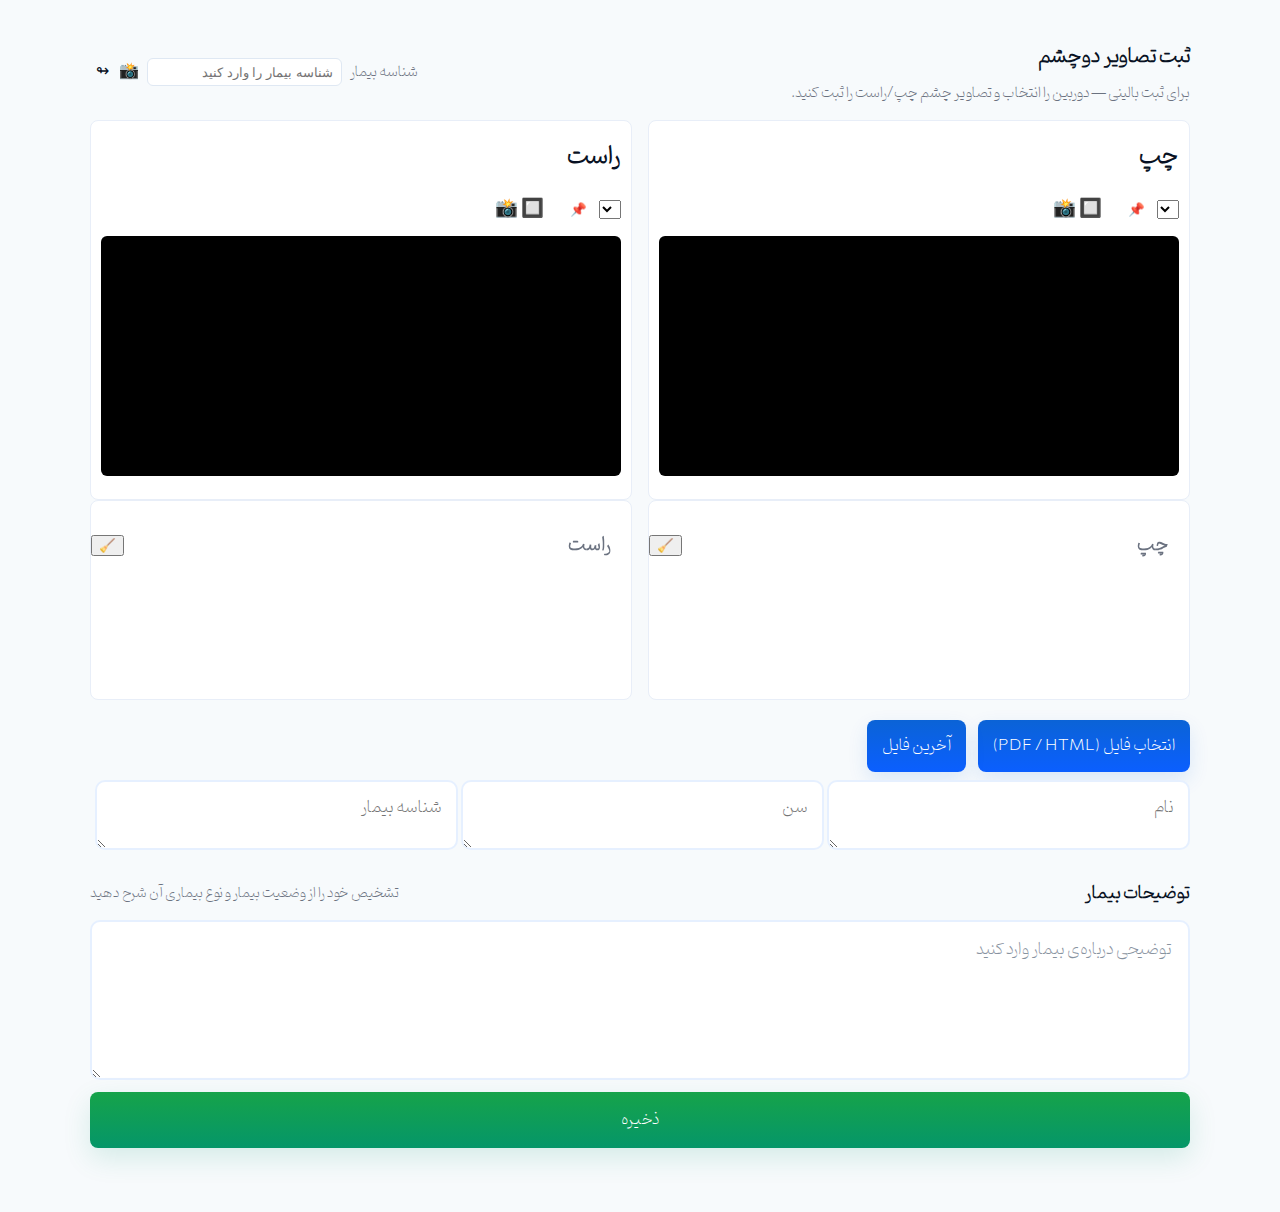
<file: index.html>
<!doctype html>
<html lang="fa" dir="rtl">
  <head>
    <meta charset="utf-8">
    <meta name="viewport" content="width=device-width,initial-scale=1">
    <title>ثبت وضعیت بیمار</title>
    <link rel="stylesheet" href="css/styles.css">
  </head>
  <body>
    <main class="wrap">
      <header>
  <div class="toolbar" role="region" aria-label="کنترل‌های جلسه">
          <div class="title">
            <h1>ثبت تصاویر دوچشم</h1>
            <p class="muted">برای ثبت بالینی — دوربین را انتخاب و تصاویر چشم چپ/راست را ثبت کنید.</p>
          </div>
          <div class="session">
            <label for="patient-id">شناسه بیمار</label>
            <input id="patient-id" type="text" placeholder="شناسه بیمار را وارد کنید" aria-label="شناسه بیمار" />
            <div class="kbd-legend" aria-hidden="true">
              <span title="ثبت (فاصله)">📸</span>
              <span title="دو بار کلیک برای ثبت">↬</span>
            </div>
          </div>
        </div>
      </header>

      <section class="grid">
        <div class="pane" id="left">
          <h2>چپ</h2>
          <div class="controls">
            <select data-role="deviceSelect"></select>
            <button data-role="pinBtn" title="ثبت به عنوان پیش‌فرض">📌</button>
            <span class="device-badge" data-role="badge"></span>
            <div class="hint" aria-hidden="true"><span title="کلیک برای انتخاب">🔲</span> <span title="دو بار کلیک برای ثبت">📸</span></div>
          </div>
          <div class="media">
            <video data-role="video" autoplay playsinline></video>
          </div>
        </div>

        <div class="pane" id="right">
          <h2>راست</h2>
          <div class="controls">
            <select data-role="deviceSelect"></select>
            <button data-role="pinBtn" title="ثبت به عنوان پیش‌فرض">📌</button>
            <span class="device-badge" data-role="badge"></span>
            <div class="hint" aria-hidden="true"><span title="کلیک برای انتخاب">🔲</span> <span title="دو بار کلیک برای ثبت">📸</span></div>
          </div>
          <div class="media">
            <video data-role="video" autoplay playsinline></video>
          </div>
        </div>
      </section>
      <div class="galleries">
        <div id="gallery-left" class="gallery" aria-label="تصاویر چشم چپ">
          <div class="gallery-header"><h3>چپ</h3><button id="clear-left" title="پاک کردن گالری چپ">🧹</button></div>
          <div class="thumbs"></div>
        </div>
        <div id="gallery-right" class="gallery" aria-label="تصاویر چشم راست">
          <div class="gallery-header"><h3>راست</h3><button id="clear-right" title="پاک کردن گالری راست">🧹</button></div>
          <div class="thumbs"></div>
        </div>
      </div>

      <footer class="foot">
      </footer>
      <div class="file-attach">
        <label for="attach-file" tabindex="0">انتخاب فایل (PDF / HTML)</label>
        <input id="attach-file" type="file" accept=".pdf,application/pdf,text/html" aria-label="انتخاب فایل PDF یا HTML" />

        <label for="auto-attach-file" tabindex="0">آخرین فایل</label>
        <input id="auto-attach-file" type="button" accept=".pdf,application/pdf,text/html" aria-label="انتخاب فایل PDF یا HTML" />

        <span class="file-name" id="attach-file-name" aria-live="polite"></span>
      </div>

      <div>
        <textarea id="patient-desc-name" class="patient-desc2" placeholder="نام" aria-label="نام بیمار" maxlength="50" ></textarea>
        <textarea id="patient-desc-age" class="patient-desc2" placeholder="سن" aria-label="سن بیمار" maxlength="50" ></textarea>
        <textarea id="patient-desc-id" class="patient-desc2" placeholder="شناسه بیمار" aria-label="شناسه بیمار" maxlength="50" ></textarea>
      </div>

      <div class="patient-desc-row">
        <div class="patient-desc-header">
          <h3>توضیحات بیمار</h3>
          <p class="muted small">تشخیص خود را از وضعیت بیمار و نوع بیماری آن شرح دهید</p>
        </div>
        <!-- speech controls will be injected by app.js -->
        <textarea id="patient-desc" placeholder="توضیحی درباره‌ی بیمار وارد کنید" aria-label="توضیحات بیمار" maxlength="1000"></textarea>
      </div>

      <div class="save-row">
        <button id="save-record" class="btn btn-save" type="button">ذخیره</button>
      </div>
    </main>

    <script type="module" src="js/app.js"></script>
  </body>
</html>
</file>
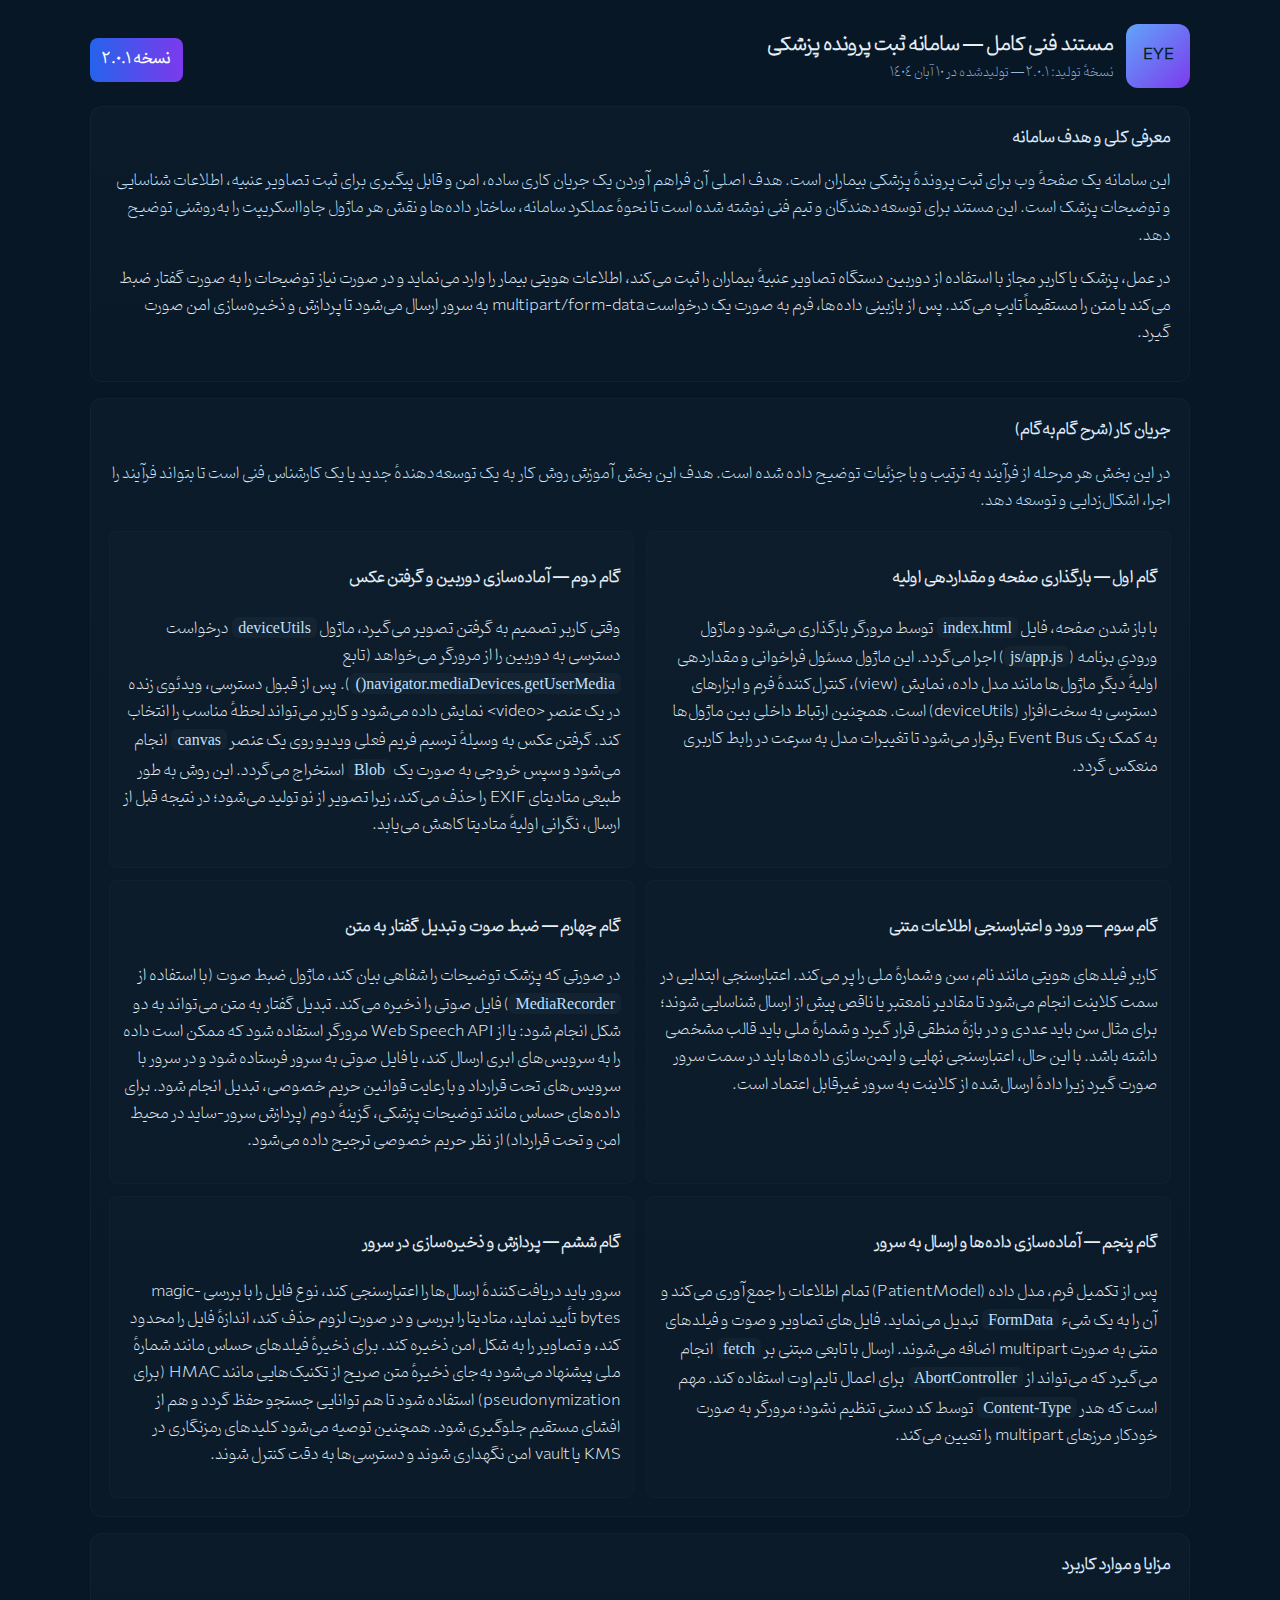
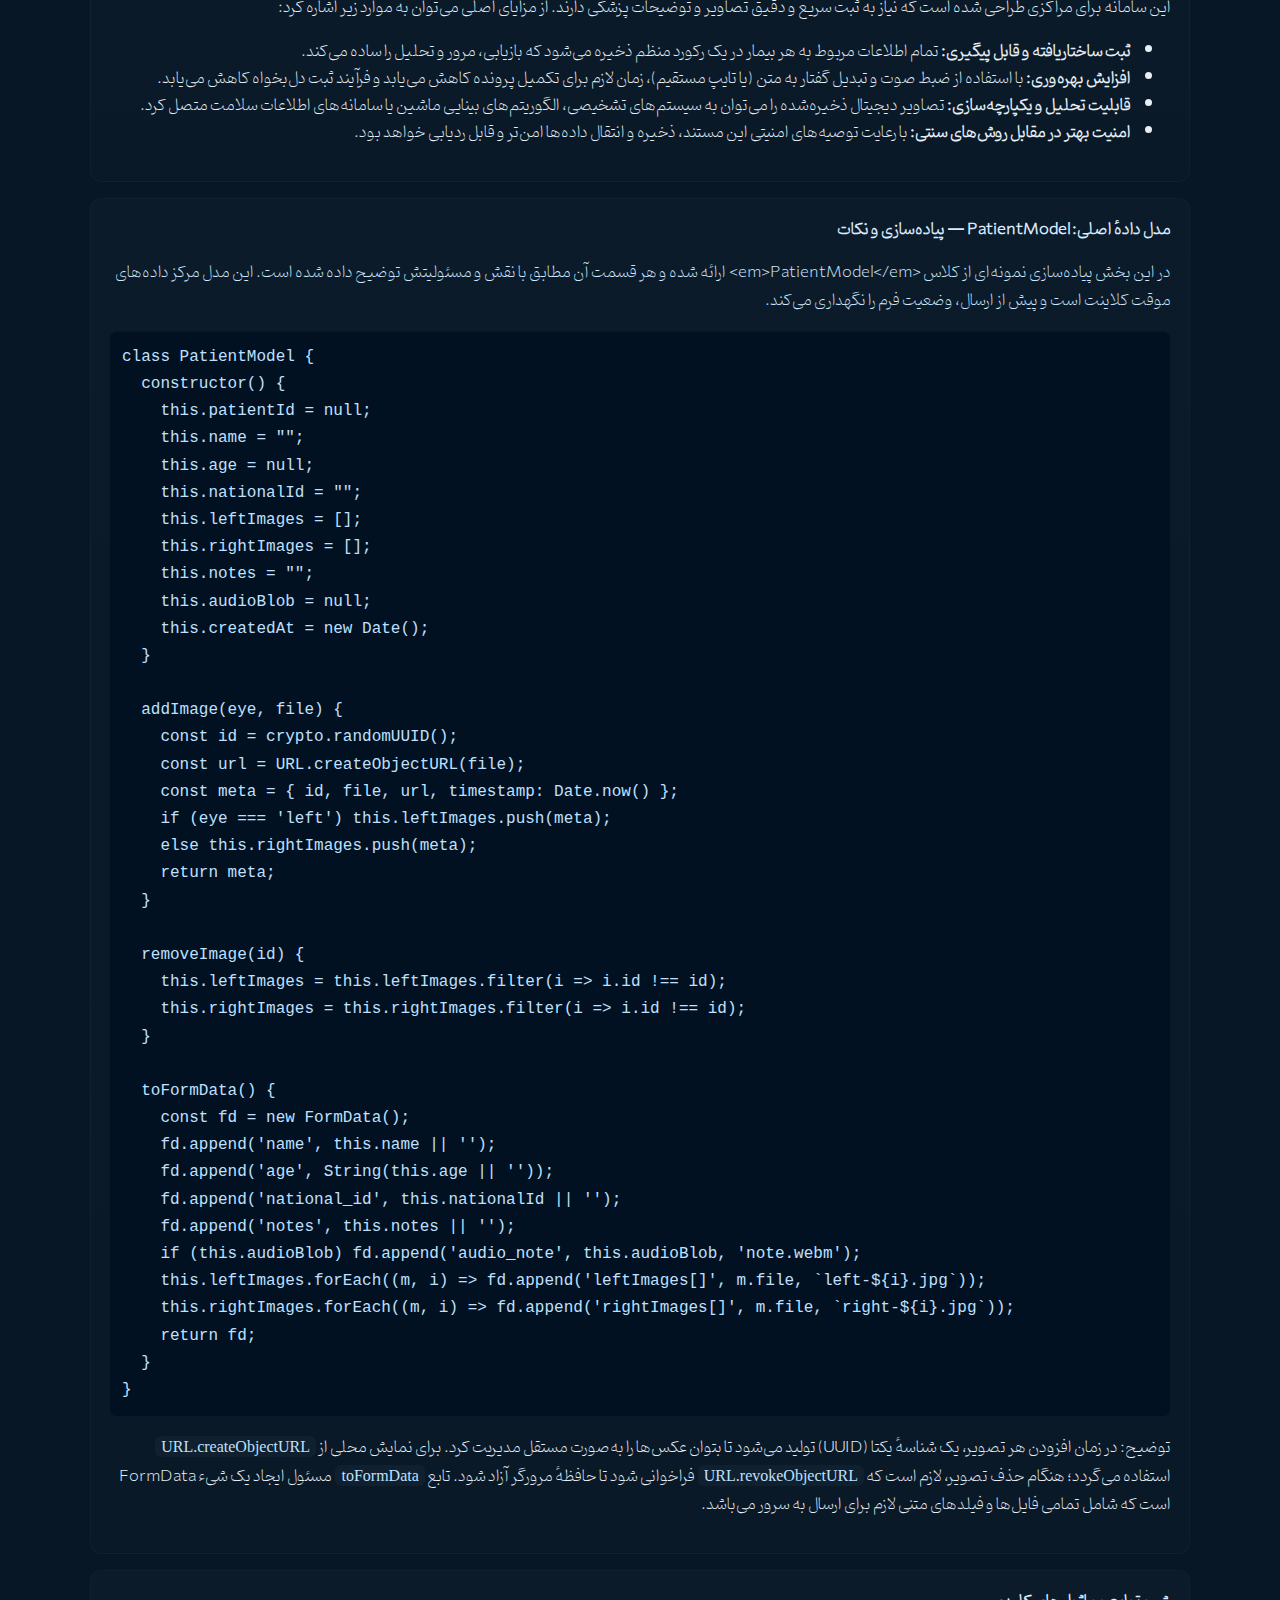
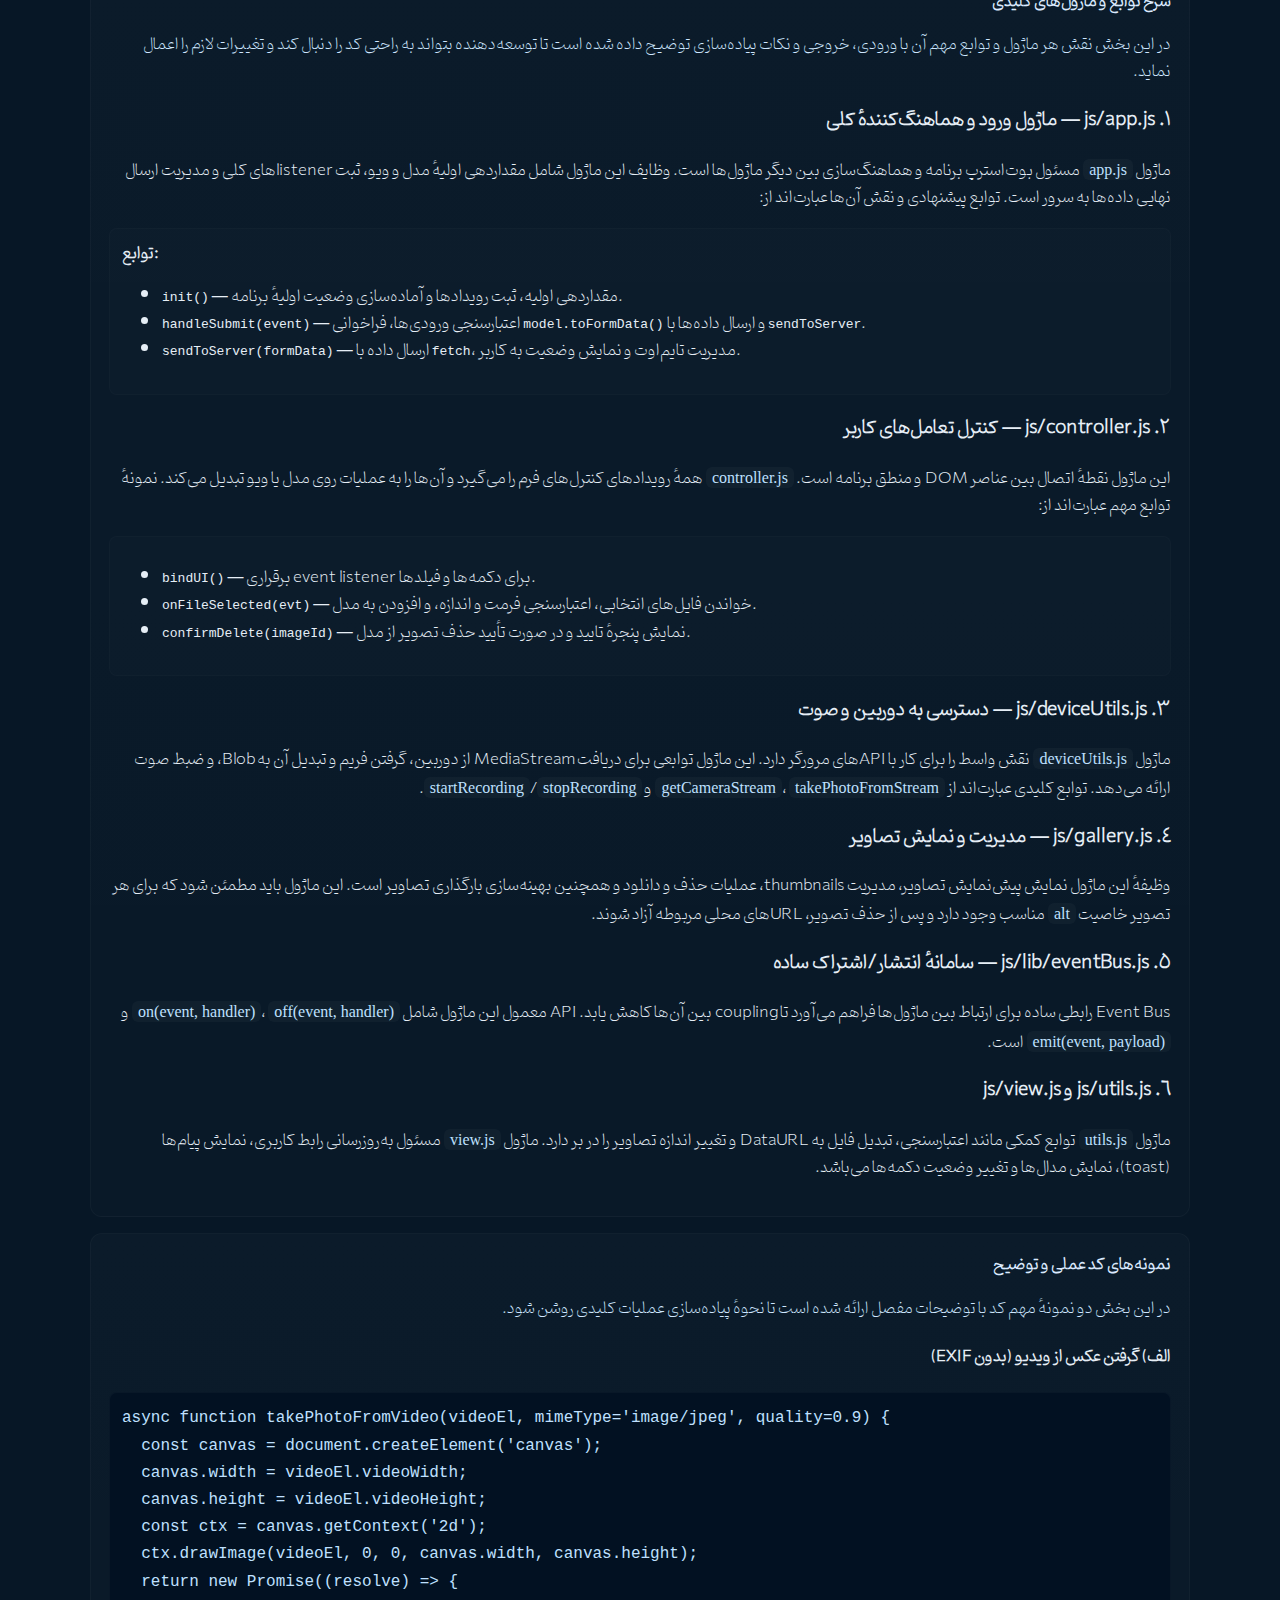
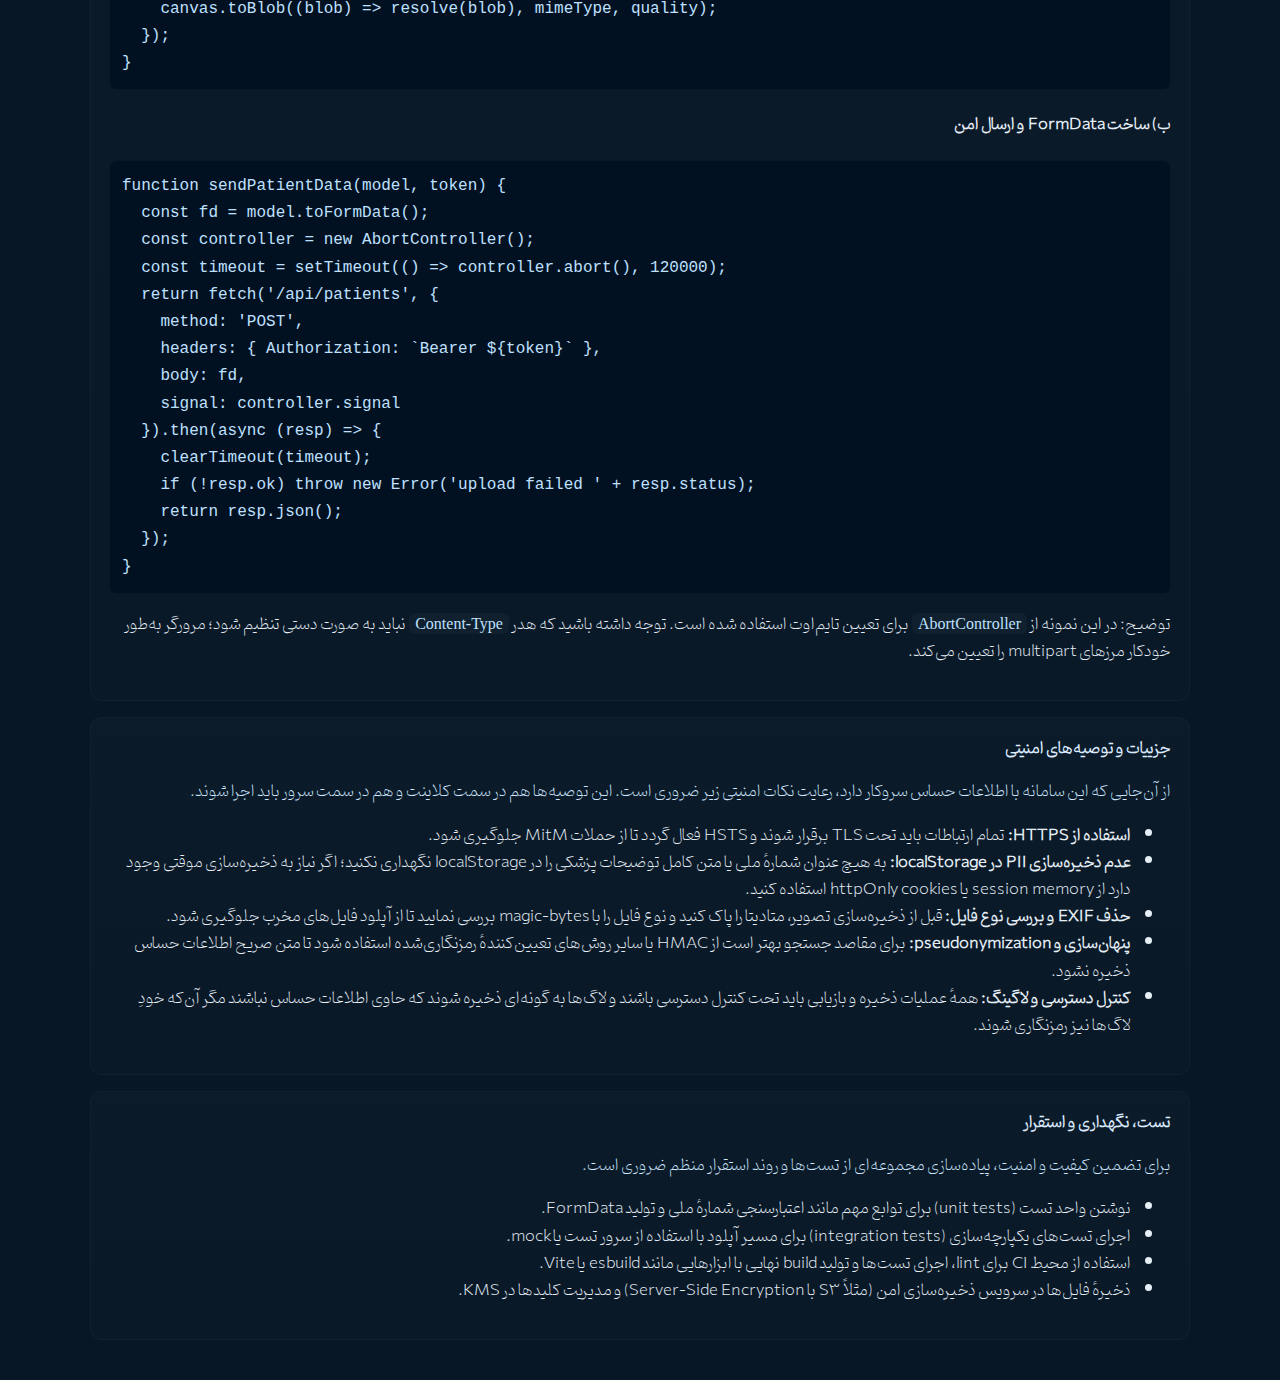
<file: z_documentation.html>
<!doctype html>
<html lang="fa" dir="rtl">
<head>
<meta charset="utf-8">
<meta name="viewport" content="width=device-width,initial-scale=1">
<title>مستند فنی کامل — سامانه ثبت پرونده پزشکی</title>
<style>
@font-face{
	font-family: 'Pinar';
	src: local('Pinar'), url('css/Pinar.ttf') format('truetype');
	font-weight: normal;
	font-style: normal;
	font-display: swap;
}
body{margin:0;font-family:"Pinar","Vazirmatn","Segoe UI",Tahoma,"Noto Sans",sans-serif;background:#071726;color:#e6eef6;line-height:1.7;padding:24px;}
.container{max-width:1100px;margin:0 auto;}
.header{display:flex;justify-content:space-between;align-items:center;gap:12px;margin-bottom:18px;}
.logo{width:64px;height:64px;border-radius:12px;background:linear-gradient(135deg,#60a5fa,#7c3aed);display:flex;align-items:center;justify-content:center;color:#022;font-weight:800;}
.title{font-size:20px;font-weight:700;}
.subtitle{color:#9fb7dc;font-size:13px}
.card{background:linear-gradient(180deg, rgba(255,255,255,0.02), rgba(255,255,255,0.01));padding:18px;border-radius:12px;margin-bottom:16px;border:1px solid rgba(255,255,255,0.03);}
.section-title{font-size:16px;color:#dbeafe;margin-bottom:8px;font-weight:700;}
.lead{color:#cfe7ff}
.steps{display:grid;grid-template-columns:1fr 1fr;gap:12px;}
.step{background:rgba(255,255,255,0.01);padding:12px;border-radius:8px;border:1px solid rgba(255,255,255,0.02);}
pre.code{direction:ltr;text-align:left;white-space:pre-wrap;word-wrap:break-word;background:#021122;padding:12px;border-radius:8px;border:1px solid rgba(255,255,255,0.03);font-family:ui-monospace, SFMono-Regular, Menlo, Monaco, "Courier New", monospace;color:#bfe0ff;overflow:auto;}
code.inline{direction:ltr;background:rgba(255,255,255,0.03);padding:2px 6px;border-radius:6px;color:#bfe0ff;font-family:ui-monospace}
.table{width:100%;border-collapse:collapse;margin-top:8px}
.table th,.table td{padding:8px;border-bottom:1px solid rgba(255,255,255,0.03);text-align:right;color:#cfe7ff}
.box-ltr{direction:ltr;text-align:left;background:rgba(255,255,255,0.01);padding:12px;border-radius:8px;border:1px solid rgba(255,255,255,0.02);}
.btn{display:inline-block;padding:8px 12px;border-radius:8px;background:linear-gradient(90deg,#2563eb,#7c3aed);color:white;text-decoration:none;font-weight:700;margin-top:8px}
@media (max-width:900px){.steps{grid-template-columns:1fr}}
</style>
</head>
<body>
<div class="container">
  <div class="header">
    <div style="display:flex;gap:12px;align-items:center">
      <div class="logo">EYE</div>
      <div>
        <div class="title">مستند فنی کامل — سامانه ثبت پرونده پزشکی</div>
        <div class="subtitle">نسخهٔ تولید: 2.0.1 — تولید‌شده در 10 آبان 1404</div>
      </div>
    </div>
    <div style="text-align:left">
      <a class="btn">نسخه 2.0.1</a>
    </div>
  </div>

  <div class="card" id="overview">
    <div class="section-title">معرفی کلی و هدف سامانه</div>
    <p class="lead">این سامانه یک صفحهٔ وب برای ثبت پروندهٔ پزشکی بیماران است. هدف اصلی آن فراهم آوردن یک جریان کاری ساده، امن و قابل پیگیری برای ثبت تصاویر عنبیه، اطلاعات شناسایی و توضیحات پزشک است. این مستند برای توسعه‌دهندگان و تیم فنی نوشته شده است تا نحوهٔ عملکرد سامانه، ساختار داده‌ها و نقش هر ماژول جاوااسکریپت را به‌روشنی توضیح دهد.</p>
    <p>در عمل، پزشک یا کاربر مجاز با استفاده از دوربین دستگاه تصاویر عنبیهٔ بیماران را ثبت می‌کند، اطلاعات هویتی بیمار را وارد می‌نماید و در صورت نیاز توضیحات را به صورت گفتار ضبط می‌کند یا متن را مستقیماً تایپ می‌کند. پس از بازبینی داده‌ها، فرم به صورت یک درخواست multipart/form-data به سرور ارسال می‌شود تا پردازش و ذخیره‌سازی امن صورت گیرد.</p>
  </div>

  <div class="card" id="detailed-flow">
    <div class="section-title">جریان کار(شرح گام‌به‌گام)</div>
    <p class="lead">در این بخش هر مرحله از فرآیند به ترتیب و با جزئیات توضیح داده شده است. هدف این بخش آموزش روش کار به یک توسعه‌دهندهٔ جدید یا یک کارشناس فنی است تا بتواند فرآیند را اجرا، اشکال‌زدایی و توسعه دهد.</p>

    <div class="steps">
      <div class="step">
        <h4>گام اول — بارگذاری صفحه و مقداردهی اولیه</h4>
        <p>با باز شدن صفحه، فایل <code class="inline">index.html</code> توسط مرورگر بارگذاری می‌شود و ماژول ورودیِ برنامه (<code class="inline">js/app.js</code>) اجرا می‌گردد. این ماژول مسئول فراخوانی و مقداردهی اولیهٔ دیگر ماژول‌ها مانند مدل داده، نمایش (view)، کنترل‌کنندهٔ فرم و ابزارهای دسترسی به سخت‌افزار (deviceUtils) است. همچنین ارتباط داخلی بین ماژول‌ها به کمک یک Event Bus برقرار می‌شود تا تغییرات مدل به سرعت در رابط کاربری منعکس گردد.</p>
      </div>

      <div class="step">
        <h4>گام دوم — آماده‌سازی دوربین و گرفتن عکس</h4>
        <p>وقتی کاربر تصمیم به گرفتن تصویر می‌گیرد، ماژول <code class="inline">deviceUtils</code> درخواست دسترسی به دوربین را از مرورگر می‌خواهد (تابع <code class="inline">navigator.mediaDevices.getUserMedia()</code>). پس از قبول دسترسی، ویدئوی زنده در یک عنصر &lt;video&gt; نمایش داده می‌شود و کاربر می‌تواند لحظهٔ مناسب را انتخاب کند. گرفتن عکس به وسیلهٔ ترسیم فریم فعلی ویدیو روی یک عنصر <code class="inline">canvas</code> انجام می‌شود و سپس خروجی به صورت یک <code class="inline">Blob</code> استخراج می‌گردد. این روش به طور طبیعی متادیتای EXIF را حذف می‌کند، زیرا تصویر از نو تولید می‌شود؛ در نتیجه قبل از ارسال، نگرانی اولیهٔ متادیتا کاهش می‌یابد.</p>
      </div>

      <div class="step">
        <h4>گام سوم — ورود و اعتبارسنجی اطلاعات متنی</h4>
        <p>کاربر فیلدهای هویتی مانند نام، سن و شمارهٔ ملی را پر می‌کند. اعتبارسنجی ابتدایی در سمت کلاینت انجام می‌شود تا مقادیر نامعتبر یا ناقص پیش از ارسال شناسایی شوند؛ برای مثال سن باید عددی و در بازهٔ منطقی قرار گیرد و شمارهٔ ملی باید قالب مشخصی داشته باشد. با این حال، اعتبارسنجی نهایی و ایمن‌سازی داده‌ها باید در سمت سرور صورت گیرد زیرا دادهٔ ارسال‌شده از کلاینت به سرور غیرقابل اعتماد است.</p>
      </div>

      <div class="step">
        <h4>گام چهارم — ضبط صوت و تبدیل گفتار به متن</h4>
        <p>در صورتی که پزشک توضیحات را شفاهی بیان کند، ماژول ضبط صوت (با استفاده از <code class="inline">MediaRecorder</code>) فایل صوتی را ذخیره می‌کند. تبدیل گفتار به متن می‌تواند به دو شکل انجام شود: یا از Web Speech API مرورگر استفاده شود که ممکن است داده را به سرویس‌های ابری ارسال کند، یا فایل صوتی به سرور فرستاده شود و در سرور با سرویس‌های تحت قرارداد و با رعایت قوانین حریم خصوصی، تبدیل انجام شود. برای داده‌های حساس مانند توضیحات پزشکی، گزینهٔ دوم (پردازش سرور-ساید در محیط امن و تحت قرارداد) از نظر حریم خصوصی ترجیح داده می‌شود.</p>
      </div>

      <div class="step">
        <h4>گام پنجم — آماده‌سازی داده‌ها و ارسال به سرور</h4>
        <p>پس از تکمیل فرم، مدل داده (PatientModel) تمام اطلاعات را جمع‌آوری می‌کند و آن را به یک شیء <code class="inline">FormData</code> تبدیل می‌نماید. فایل‌های تصاویر و صوت و فیلدهای متنی به صورت multipart اضافه می‌شوند. ارسال با تابعی مبتنی بر <code class="inline">fetch</code> انجام می‌گیرد که می‌تواند از <code class="inline">AbortController</code> برای اعمال تایم‌اوت استفاده کند. مهم است که هدر <code class="inline">Content-Type</code> توسط کد دستی تنظیم نشود؛ مرورگر به صورت خودکار مرزهای multipart را تعیین می‌کند.</p>
      </div>

      <div class="step">
        <h4>گام ششم — پردازش و ذخیره‌سازی در سرور</h4>
        <p>سرور باید دریافت‌کنندهٔ ارسال‌ها را اعتبارسنجی کند، نوع فایل را با بررسی magic-bytes تأیید نماید، متادیتا را بررسی و در صورت لزوم حذف کند، اندازهٔ فایل را محدود کند، و تصاویر را به شکل امن ذخیره کند. برای ذخیرهٔ فیلدهای حساس مانند شمارهٔ ملی پیشنهاد می‌شود به‌جای ذخیرهٔ متن صریح از تکنیک‌هایی مانند HMAC (برای pseudonymization) استفاده شود تا هم توانایی جستجو حفظ گردد و هم از افشای مستقیم جلوگیری شود. همچنین توصیه می‌شود کلیدهای رمزنگاری در KMS یا vault امن نگهداری شوند و دسترسی‌ها به دقت کنترل شوند.</p>
      </div>
    </div>
  </div>

  <div class="card" id="benefits">
    <div class="section-title">مزایا و موارد کاربرد</div>
    <p>این سامانه برای مراکزی طراحی شده است که نیاز به ثبت سریع و دقیق تصاویر و توضیحات پزشکی دارند. از مزایای اصلی می‌توان به موارد زیر اشاره کرد:</p>
    <ul>
      <li><strong>ثبت ساختاریافته و قابل پیگیری:</strong> تمام اطلاعات مربوط به هر بیمار در یک رکورد منظم ذخیره می‌شود که بازیابی، مرور و تحلیل را ساده می‌کند.</li>
      <li><strong>افزایش بهره‌وری:</strong> با استفاده از ضبط صوت و تبدیل گفتار به متن (یا تایپ مستقیم)، زمان لازم برای تکمیل پرونده کاهش می‌یابد و فرآیند ثبت دل‌بخواه کاهش می‌یابد.</li>
      <li><strong>قابلیت تحلیل و یکپارچه‌سازی:</strong> تصاویر دیجیتال ذخیره‌شده را می‌توان به سیستم‌های تشخیصی، الگوریتم‌های بینایی ماشین یا سامانه‌های اطلاعات سلامت متصل کرد.</li>
      <li><strong>امنیت بهتر در مقابل روش‌های سنتی:</strong> با رعایت توصیه‌های امنیتی این مستند، ذخیره و انتقال داده‌ها امن‌تر و قابل ردیابی خواهد بود.</li>
    </ul>
  </div>

  <div class="card" id="models">
    <div class="section-title">مدل دادهٔ اصلی: PatientModel — پیاده‌سازی و نکات</div>
    <p class="lead">در این بخش پیاده‌سازی نمونه‌ای از کلاس &lt;em&gt;PatientModel&lt;/em&gt; ارائه شده و هر قسمت آن مطابق با نقش و مسئولیتش توضیح داده شده است. این مدل مرکز داده‌های موقت کلاینت است و پیش از ارسال، وضعیت فرم را نگهداری می‌کند.</p>

    <pre class="code" dir="ltr">class PatientModel {
  constructor() {
    this.patientId = null;       
    this.name = "";              
    this.age = null;             
    this.nationalId = "";        
    this.leftImages = [];        
    this.rightImages = [];       
    this.notes = "";             
    this.audioBlob = null;       
    this.createdAt = new Date();
  }

  addImage(eye, file) {
    const id = crypto.randomUUID();
    const url = URL.createObjectURL(file);
    const meta = { id, file, url, timestamp: Date.now() };
    if (eye === 'left') this.leftImages.push(meta);
    else this.rightImages.push(meta);
    return meta;
  }

  removeImage(id) {
    this.leftImages = this.leftImages.filter(i => i.id !== id);
    this.rightImages = this.rightImages.filter(i => i.id !== id);
  }

  toFormData() {
    const fd = new FormData();
    fd.append('name', this.name || '');
    fd.append('age', String(this.age || ''));
    fd.append('national_id', this.nationalId || '');
    fd.append('notes', this.notes || '');
    if (this.audioBlob) fd.append('audio_note', this.audioBlob, 'note.webm');
    this.leftImages.forEach((m, i) => fd.append('leftImages[]', m.file, `left-${i}.jpg`));
    this.rightImages.forEach((m, i) => fd.append('rightImages[]', m.file, `right-${i}.jpg`));
    return fd;
  }
}</pre>

    <p>توضیح: در زمان افزودن هر تصویر، یک شناسهٔ یکتا (UUID) تولید می‌شود تا بتوان عکس‌ها را به‌صورت مستقل مدیریت کرد. برای نمایش محلی از <code class="inline">URL.createObjectURL</code> استفاده می‌گردد؛ هنگام حذف تصویر، لازم است که <code class="inline">URL.revokeObjectURL</code> فراخوانی شود تا حافظهٔ مرورگر آزاد شود. تابع <code class="inline">toFormData</code> مسئول ایجاد یک شیء FormData است که شامل تمامی فایل‌ها و فیلدهای متنی لازم برای ارسال به سرور می‌باشد.</p>
  </div>

  <div class="card" id="functions">
    <div class="section-title">شرح توابع و ماژول‌های کلیدی</div>
    <p class="lead">در این بخش نقش هر ماژول و توابع مهم آن با ورودی، خروجی و نکات پیاده‌سازی توضیح داده شده است تا توسعه‌دهنده بتواند به راحتی کد را دنبال کند و تغییرات لازم را اعمال نماید.</p>

    <h3>1. js/app.js — ماژول ورود و هماهنگ‌کنندهٔ کلی</h3>
    <p>ماژول <code class="inline">app.js</code> مسئول بوت‌استرپ برنامه و هماهنگ‌سازی بین دیگر ماژول‌ها است. وظایف این ماژول شامل مقداردهی اولیهٔ مدل و ویو، ثبت listenerهای کلی و مدیریت ارسال نهایی داده‌ها به سرور است. توابع پیشنهادی و نقش آن‌ها عبارت‌اند از:</p>
    <div class="box-ltr">
      <strong>توابع:</strong>
      <ul>
        <li><code>init()</code> — مقداردهی اولیه، ثبت رویدادها و آماده‌سازی وضعیت اولیهٔ برنامه.</li>
        <li><code>handleSubmit(event)</code> — اعتبارسنجی ورودی‌ها، فراخوانی <code>model.toFormData()</code> و ارسال داده‌ها با <code>sendToServer</code>.</li>
        <li><code>sendToServer(formData)</code> — ارسال داده با <code>fetch</code>، مدیریت تایم‌اوت و نمایش وضعیت به کاربر.</li>
      </ul>
    </div>

    <h3>2. js/controller.js — کنترل تعامل‌های کاربر</h3>
    <p>این ماژول نقطهٔ اتصال بین عناصر DOM و منطق برنامه است. <code class="inline">controller.js</code> همهٔ رویدادهای کنترل‌های فرم را می‌گیرد و آن‌ها را به عملیات روی مدل یا ویو تبدیل می‌کند. نمونهٔ توابع مهم عبارت‌اند از:</p>
    <div class="box-ltr">
    
      <ul>
        <li><code>bindUI()</code> — برقراری event listener برای دکمه‌ها و فیلدها.</li>
        <li><code>onFileSelected(evt)</code> — خواندن فایل‌های انتخابی، اعتبارسنجی فرمت و اندازه، و افزودن به مدل.</li>
        <li><code>confirmDelete(imageId)</code> — نمایش پنجرهٔ تایید و در صورت تأیید حذف تصویر از مدل.</li>
      </ul>
    </div>

    <h3>3. js/deviceUtils.js — دسترسی به دوربین و صوت</h3>
    <p>ماژول <code class="inline">deviceUtils.js</code> نقش واسط را برای کار با APIهای مرورگر دارد. این ماژول توابعی برای دریافت MediaStream از دوربین، گرفتن فریم و تبدیل آن به Blob، و ضبط صوت ارائه می‌دهد. توابع کلیدی عبارت‌اند از <code class="inline">getCameraStream</code>، <code class="inline">takePhotoFromStream</code> و <code class="inline">startRecording</code>/<code class="inline">stopRecording</code>.</p>

    <h3>4. js/gallery.js — مدیریت و نمایش تصاویر</h3>
    <p>وظیفهٔ این ماژول نمایش پیش‌نمایش تصاویر، مدیریت thumbnails، عملیات حذف و دانلود و همچنین بهینه‌سازی بارگذاری تصاویر است. این ماژول باید مطمئن شود که برای هر تصویر خاصیت <code class="inline">alt</code> مناسب وجود دارد و پس از حذف تصویر، URLهای محلی مربوطه آزاد شوند.</p>

    <h3>5. js/lib/eventBus.js — سامانهٔ انتشار/اشتراک ساده</h3>
    <p>Event Bus رابطی ساده برای ارتباط بین ماژول‌ها فراهم می‌آورد تا coupling بین آن‌ها کاهش یابد. API معمول این ماژول شامل <code class="inline">on(event, handler)</code>، <code class="inline">off(event, handler)</code> و <code class="inline">emit(event, payload)</code> است.</p>

    <h3>6. js/utils.js و js/view.js</h3>
    <p>ماژول <code class="inline">utils.js</code> توابع کمکی مانند اعتبارسنجی، تبدیل فایل به DataURL و تغییر اندازه تصاویر را در بر دارد. ماژول <code class="inline">view.js</code> مسئول به‌روزرسانی رابط کاربری، نمایش پیام‌ها (toast)، نمایش مدال‌ها و تغییر وضعیت دکمه‌ها می‌باشد.</p>
  </div>

  <div class="card" id="code-examples">
    <div class="section-title">نمونه‌های کد عملی و توضیح</div>
    <p class="lead">در این بخش دو نمونهٔ مهم کد با توضیحات مفصل ارائه شده است تا نحوهٔ پیاده‌سازی عملیات کلیدی روشن شود.</p>

    <h4>الف) گرفتن عکس از ویدیو (بدون EXIF)</h4>
    <pre class="code" dir="ltr">async function takePhotoFromVideo(videoEl, mimeType='image/jpeg', quality=0.9) {
  const canvas = document.createElement('canvas');
  canvas.width = videoEl.videoWidth;
  canvas.height = videoEl.videoHeight;
  const ctx = canvas.getContext('2d');
  ctx.drawImage(videoEl, 0, 0, canvas.width, canvas.height);
  return new Promise((resolve) => {
    canvas.toBlob((blob) => resolve(blob), mimeType, quality);
  });
}</pre>

    <h4>ب) ساخت FormData و ارسال امن</h4>
    <pre class="code" dir="ltr">function sendPatientData(model, token) {
  const fd = model.toFormData();
  const controller = new AbortController();
  const timeout = setTimeout(() => controller.abort(), 120000);
  return fetch('/api/patients', {
    method: 'POST',
    headers: { Authorization: `Bearer ${token}` },
    body: fd,
    signal: controller.signal
  }).then(async (resp) => {
    clearTimeout(timeout);
    if (!resp.ok) throw new Error('upload failed ' + resp.status);
    return resp.json();
  });
}</pre>

    <p class="small">توضیح: در این نمونه از <code class="inline">AbortController</code> برای تعیین تایم‌اوت استفاده شده است. توجه داشته باشید که هدر <code class="inline">Content-Type</code> نباید به صورت دستی تنظیم شود؛ مرورگر به‌طور خودکار مرزهای multipart را تعیین می‌کند.</p>
  </div>

  <div class="card" id="security-details">
    <div class="section-title">جزییات و توصیه‌های امنیتی</div>
    <p class="lead">از آن‌جایی که این سامانه با اطلاعات حساس سروکار دارد، رعایت نکات امنیتی زیر ضروری است. این توصیه‌ها هم در سمت کلاینت و هم در سمت سرور باید اجرا شوند.</p>
    <ul>
      <li><strong>استفاده از HTTPS:</strong> تمام ارتباطات باید تحت TLS برقرار شوند و HSTS فعال گردد تا از حملات MitM جلوگیری شود.</li>
      <li><strong>عدم ذخیره‌سازی PII در localStorage:</strong> به هیچ عنوان شمارهٔ ملی یا متن کامل توضیحات پزشکی را در localStorage نگهداری نکنید؛ اگر نیاز به ذخیره‌سازی موقتی وجود دارد از session memory یا httpOnly cookies استفاده کنید.</li>
      <li><strong>حذف EXIF و بررسی نوع فایل:</strong> قبل از ذخیره‌سازی تصویر، متادیتا را پاک کنید و نوع فایل را با magic-bytes بررسی نمایید تا از آپلود فایل‌های مخرب جلوگیری شود.</li>
      <li><strong>پنهان‌سازی و pseudonymization:</strong> برای مقاصد جستجو بهتر است از HMAC یا سایر روش‌های تعیین‌کنندهٔ رمزنگاری‌شده استفاده شود تا متن صریح اطلاعات حساس ذخیره نشود.</li>
      <li><strong>کنترل دسترسی و لاگینگ:</strong> همهٔ عملیات ذخیره و بازیابی باید تحت کنترل دسترسی باشند و لاگ‌ها به گونه‌ای ذخیره شوند که حاوی اطلاعات حساس نباشند مگر آن‌که خودِ لاگ‌ها نیز رمزنگاری شوند.</li>
    </ul>
  </div>

  <div class="card" id="testing-deploy">
    <div class="section-title">تست، نگهداری و استقرار</div>
    <p class="lead">برای تضمین کیفیت و امنیت، پیاده‌سازی مجموعه‌ای از تست‌ها و روند استقرار منظم ضروری است.</p>
    <ul>
      <li>نوشتن واحد تست (unit tests) برای توابع مهم مانند اعتبارسنجی شمارهٔ ملی و تولید FormData.</li>
      <li>اجرای تست‌های یکپارچه‌سازی (integration tests) برای مسیر آپلود با استفاده از سرور تست یا mock.</li>
      <li>استفاده از محیط CI برای lint، اجرای تست‌ها و تولید build نهایی با ابزارهایی مانند esbuild یا Vite.</li>
      <li>ذخیرهٔ فایل‌ها در سرویس ذخیره‌سازی امن (مثلاً S3 با Server-Side Encryption) و مدیریت کلیدها در KMS.</li>
    </ul>
  </div>

</div>
</body>
</html>
</file>
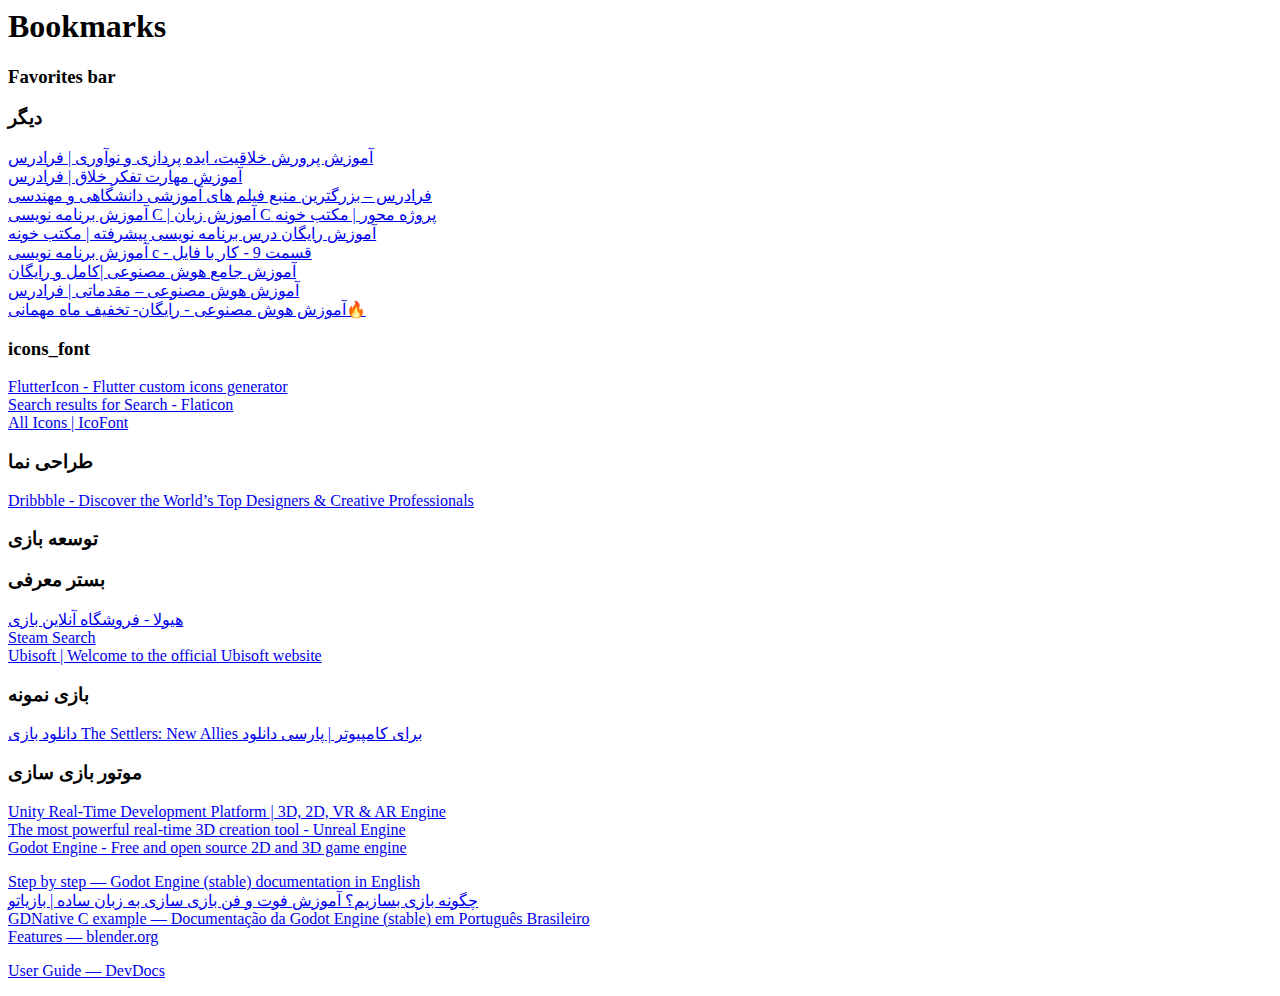
<file: patients/12/uploads/1761370238022________________________________.html>
<!DOCTYPE NETSCAPE-Bookmark-file-1>
<!-- This is an automatically generated file.
     It will be read and overwritten.
     DO NOT EDIT! -->
<META HTTP-EQUIV="Content-Type" CONTENT="text/html; charset=UTF-8">
<TITLE>Bookmarks</TITLE>
<H1>Bookmarks</H1>
<DL><p>
    <DT><H3 ADD_DATE="1681901307" LAST_MODIFIED="1682093087" PERSONAL_TOOLBAR_FOLDER="true">Favorites bar</H3>
    <DL><p>
        <DT><H3 ADD_DATE="1681946693" LAST_MODIFIED="1682040851">دیگر</H3>
        <DL><p>
            <DT><A HREF="https://faradars.org/courses/fvmng9704-developing-creativity-producing-new-ideas-and-innovation" ADD_DATE="1681921794" ICON="[data-uri]">آموزش پرورش خلاقیت، ایده پردازی و نوآوری | فرادرس</A>
            <DT><A HREF="https://faradars.org/courses/fvmng98012-innovative-thinking-skills" ADD_DATE="1681921835" ICON="[data-uri]">آموزش مهارت تفکر خلاق | فرادرس</A>
            <DT><A HREF="https://faradars.org/" ADD_DATE="1681922004" ICON="[data-uri]">فرادرس – بزرگترین منبع فیلم های آموزشی دانشگاهی و مهندسی</A>
            <DT><A HREF="https://maktabkhooneh.org/course/425-%D8%A8%D8%B1%D9%86%D8%A7%D9%85%D9%87-%D9%86%D9%88%DB%8C%D8%B3%DB%8C-%D8%B2%D8%A8%D8%A7%D9%86-c-mk425/" ADD_DATE="1681922431" ICON="[data-uri]">آموزش برنامه نویسی C | آموزش زبان C پروژه محور | مکتب خونه</A>
            <DT><A HREF="https://maktabkhooneh.org/course/%D8%A8%D8%B1%D9%86%D8%A7%D9%85%D9%87-%D9%86%D9%88%DB%8C%D8%B3%DB%8C-%D9%BE%DB%8C%D8%B4%D8%B1%D9%81%D8%AA%D9%87-mk187/" ADD_DATE="1681922599" ICON="[data-uri]">آموزش رایگان درس برنامه نویسی پیشرفته | مکتب خونه</A>
            <DT><A HREF="https://www.aparat.com/v/pCTBG" ADD_DATE="1681922779" ICON="[data-uri]">آموزش برنامه نویسی c - قسمت 9 - کار با فایل</A>
            <DT><A HREF="https://maktabkhooneh.org/course/%D8%A2%D9%85%D9%88%D8%B2%D8%B4-%D8%B1%D8%A7%DB%8C%DA%AF%D8%A7%D9%86-%D9%87%D9%88%D8%B4-%D9%85%D8%B5%D9%86%D9%88%D8%B9%DB%8C-%DB%8C%D8%A7%D8%AF%DA%AF%DB%8C%D8%B1%DB%8C-%D9%85%D8%A7%D8%B4%DB%8C%D9%86-mk988/" ADD_DATE="1681947901" ICON="[data-uri]">آموزش جامع هوش مصنوعی |کامل و رایگان</A>
            <DT><A HREF="https://faradars.org/courses/fvsft102-bssic-of-artificial-intelligence" ADD_DATE="1681948240" ICON="[data-uri]">آموزش هوش مصنوعی – مقدماتی | فرادرس</A>
            <DT><A HREF="https://www.daneshjooyar.com/%D8%AF%D8%A7%D9%86%D9%84%D9%88%D8%AF-%D9%81%DB%8C%D9%84%D9%85-%D8%A2%D9%85%D9%88%D8%B2%D8%B4-%D9%87%D9%88%D8%B4-%D9%85%D8%B5%D9%86%D9%88%D8%B9%DB%8C-%D9%82%D8%B3%D9%85%D8%AA-%D8%A7%D9%88%D9%84/" ADD_DATE="1681948257" ICON="[data-uri]">آموزش هوش مصنوعی - رایگان- تخفیف ماه مهمانی🔥</A>
        </DL><p>
        <DT><H3 ADD_DATE="1681921441" LAST_MODIFIED="1681922779">icons_font</H3>
        <DL><p>
            <DT><A HREF="https://www.fluttericon.com/" ADD_DATE="1681904054">FlutterIcon - Flutter custom icons generator</A>
            <DT><A HREF="https://www.flaticon.com/search?word=search&type=uicon&k=1681903719549&log-in=google" ADD_DATE="1681903887" ICON="[data-uri]">Search results for Search - Flaticon</A>
            <DT><A HREF="https://icofont.com/icons" ADD_DATE="1681903218" ICON="[data-uri]">All Icons | IcoFont</A>
        </DL><p>
        <DT><H3 ADD_DATE="1681979465" LAST_MODIFIED="1681979494">طراحی نما</H3>
        <DL><p>
            <DT><A HREF="https://dribbble.com/" ADD_DATE="1681979402" ICON="[data-uri]">Dribbble - Discover the World’s Top Designers &amp; Creative Professionals</A>
        </DL><p>
        <DT><H3 ADD_DATE="1681984241" LAST_MODIFIED="1682094478">توسعه بازی</H3>
        <DL><p>
            <DT><H3 ADD_DATE="1682094390" LAST_MODIFIED="1682094426">بستر معرفی</H3>
            <DL><p>
                <DT><A HREF="https://hayoola.com/#!/home" ADD_DATE="1681987997" ICON="[data-uri]">هیولا - فروشگاه آنلاین بازی</A>
                <DT><A HREF="https://store.steampowered.com/search/?tags=113&supportedlang=english&ndl=1" ADD_DATE="1682093087" ICON="[data-uri]">Steam Search</A>
                <DT><A HREF="https://www.ubisoft.com/en-us/games" ADD_DATE="1681990352" ICON="[data-uri]">Ubisoft | Welcome to the official Ubisoft website</A>
            </DL><p>
            <DT><H3 ADD_DATE="1682094351" LAST_MODIFIED="1682094436">بازی نمونه</H3>
            <DL><p>
                <DT><A HREF="https://par30dl.net/the-settlers/" ADD_DATE="1681991443" ICON="[data-uri]">دانلود بازی The Settlers: New Allies برای کامپیوتر | پارسی دانلود</A>
            </DL><p>
            <DT><H3 ADD_DATE="1682094471" LAST_MODIFIED="1682094487">موتور بازی سازی</H3>
            <DL><p>
                <DT><A HREF="https://unity.com/" ADD_DATE="1681984267" ICON="[data-uri]">Unity Real-Time Development Platform | 3D, 2D, VR &amp; AR Engine</A>
                <DT><A HREF="https://www.unrealengine.com/en-US" ADD_DATE="1681984440" ICON="[data-uri]">The most powerful real-time 3D creation tool - Unreal Engine</A>
                <DT><A HREF="https://godotengine.org/" ADD_DATE="1681986672" ICON="[data-uri]">Godot Engine - Free and open source 2D and 3D game engine</A>
            </DL><p>
            <DT><A HREF="https://docs.godotengine.org/en/stable/getting_started/step_by_step/" ADD_DATE="1681986907" ICON="[data-uri]">Step by step — Godot Engine (stable) documentation in English</A>
            <DT><A HREF="https://baziato.com/create-mobile-game/" ADD_DATE="1681987041" ICON="[data-uri]">چگونه بازی بسازیم؟ آموزش فوت و فن بازی سازی به زبان ساده | بازیاتو</A>
            <DT><A HREF="https://docs.godotengine.org/pt_BR/stable/tutorials/scripting/gdnative/gdnative_c_example.html" ADD_DATE="1682033532" ICON="[data-uri]">GDNative C example — Documentação da Godot Engine (stable) em Português Brasileiro</A>
            <DT><A HREF="https://www.blender.org/features/" ADD_DATE="1682039699" ICON="[data-uri]">Features — blender.org</A>
        </DL><p>
        <DT><A HREF="https://devdocs.io/help" ADD_DATE="1682040846" ICON="[data-uri]">User Guide — DevDocs</A>
    </DL><p>
</DL><p>
</file>
<file: css/styles.css>
:root{
	--muted:#6b7280;
	--bg:#f7fafc;
}
@font-face{
	font-family: 'Pinar';
	/* load from workspace root; ensure server serves this file */
	src: local('Pinar'), url('Pinar.ttf') format('truetype');
	font-weight: normal;
	font-style: normal;
	font-display: swap;
}
body{font-family:'Pinar', Inter, 'Segoe UI', Roboto, Arial, sans-serif;background:var(--bg);margin:0;color:#081123}
.wrap{max-width:1100px;margin:18px auto;padding:18px}
header{margin-bottom:12px}
.toolbar{display:flex;justify-content:space-between;align-items:center;gap:1rem}
.toolbar .title h1{margin:0;font-size:1.25rem}
.toolbar .title .muted{margin:0;font-size:0.9rem;color:var(--muted)}
.toolbar .session{display:flex;align-items:center;gap:.5rem}
.toolbar label{font-size:.9rem;color:var(--muted)}
.toolbar input{padding:.35rem .5rem;border-radius:6px;border:1px solid #dfe8f3}
.kbd-legend span{margin-left:.4rem}
.galleries{display:flex;gap:1rem;margin-bottom:.75rem}
.gallery{flex:1;display:flex;flex-direction:column;gap:.5rem;padding:8px;overflow:hidden;border:1px solid #e8eef8;border-radius:8px;background:#fff;position:relative}
.gallery h3{margin:0;color:var(--muted);padding:.25rem}
.gallery-header{position:sticky;top:8px;display:flex;align-items:center;justify-content:space-between;gap:0.5rem;background:rgba(255,255,255,0.95);backdrop-filter:blur(4px);padding:.25rem .5rem;border-radius:6px;z-index:3;margin-bottom:6px}
.gallery .thumbs{display:flex;gap:.5rem;overflow-x:auto;overflow-y:hidden;white-space:nowrap;padding:6px;padding-top:10px;min-height:100px;align-items:center}
.gallery .thumbs::-webkit-scrollbar{height:10px}
.gallery .thumbs::-webkit-scrollbar-thumb{background:rgba(0,0,0,0.12);border-radius:6px}
.thumb{background:#fff;border-radius:6px;padding:.3rem;box-shadow:0 6px 18px rgba(2,6,23,0.06);display:inline-flex;flex-direction:column;align-items:center;min-width:150px;margin-right:.5rem}
.thumb img{width:150px;height:110px;object-fit:cover;border-radius:4px;display:block}
.thumb .meta{font-size:.75rem;color:#334;display:flex;flex-direction:column;align-items:center;margin-top:.35rem}
.thumb .meta .small{font-size:.7rem;color:#6b7280}
.actions{display:flex;gap:.25rem;margin-top:.4rem}
.actions button{background:transparent;border:none;padding:.25rem;border-radius:6px;cursor:pointer}
.actions button:hover{background:rgba(0,0,0,0.04)}
.gallery-header{display:flex;gap:.5rem;align-items:center;justify-content:space-between;width:100%}
.gallery .thumbs{display:flex;gap:.5rem;overflow:auto;padding:6px}
.device-badge{font-size:.8rem;color:var(--muted);margin-left:.4rem}
button[data-role="pinBtn"]{background:transparent;border:none;cursor:pointer;padding:.25rem}
.media video.flash{box-shadow:0 0 0 8px rgba(255,255,255,0.6) inset}
.grid{display:grid;grid-template-columns:1fr 1fr;gap:1rem}
.pane{background:#fff;border-radius:8px;padding:10px;border:1px solid #e8eef8}
.pane h2{margin:0 0 .5rem 0}
.controls{display:flex;align-items:center;gap:.5rem;margin-bottom:.5rem}
.hint span{font-size:1.15rem}
.media video{width:100%;height:240px;background:#000;border-radius:6px}
.foot{margin-top:12px;color:var(--muted)}


.file-attach{
	display:flex;
	align-items:center;
	gap:.75rem;
	padding:8px 0;
	margin-top:8px;
}

/* Save button (green) */
.btn{padding:.55rem .9rem;border-radius:8px;border:none;cursor:pointer;font-size:0.95rem}
.btn-save{background:linear-gradient(180deg,#16a34a,#059669);color:#fff;box-shadow:0 8px 20px rgba(5,150,105,0.12);font-family: 'Pinar', 'Segoe UI', Roboto, Arial, sans-serif;}
.btn-save:hover{transform:translateY(-2px);box-shadow:0 12px 28px rgba(5,150,105,0.16)}
.btn-save:focus{outline:3px solid rgba(16,185,129,0.18);outline-offset:3px}

/* Keep the native <input type=file> available to assistive tech but visually hidden */
.file-attach input{
	position:absolute;
	width:1px;
	height:1px;
	padding:0;
	margin:-1px;
	overflow:hidden;
	clip:rect(0 0 0 0);
	white-space:nowrap;
	border:0;
}

/* Style the label (the visible control) */
.file-attach label{
	display:inline-flex;
	align-items:center;
	gap:0.5rem;
	padding:.55rem .9rem;
	border-radius:8px;
	background:linear-gradient(180deg,#0b63d6,#0b5fff);
	color:#fff;
	cursor:pointer;
	border:none;
	box-shadow:0 8px 20px rgba(11,99,214,0.12);
	transition:transform .12s ease,box-shadow .12s ease,opacity .12s ease;
}
.file-attach label:hover{transform:translateY(-2px);box-shadow:0 12px 28px rgba(11,99,214,0.16)}
.file-attach label:focus{outline:3px solid rgba(11,99,214,0.18);outline-offset:3px}

/* filename display with truncation */
.file-attach .file-name{
	font-size:.95rem;
	color:#081123;
	margin-left:.6rem;
	/* make this element look like a large input box */
	display:inline-block;
	padding:.5rem .75rem;
	border:1px solid #dfe8f3;
	background:#ffffff;
	border-radius:8px;
	min-width:320px;
	max-width:100%;
	flex:1 1 420px; /* allow it to grow while keeping a sensible default */
	white-space:nowrap;
	overflow:hidden;
	text-overflow:ellipsis;
	cursor:pointer;
}

/* hide empty filename element to avoid extra gap */
.file-attach .file-name:empty{display:none}
#patient-desc{width:100%;min-height:120px;padding:12px;border:2px solid #e6f0ff;border-radius:10px;font-size:1rem;resize:vertical;font-family:Pinar, 'Segoe UI', Roboto, Arial, sans-serif}
.patient-desc2{width:33%;height:70px;padding:14px;border:2px solid #e6f0ff;border-radius:10px;font-size:1.05rem;line-height:1.45;box-sizing:border-box;font-family:Pinar, 'Segoe UI', Roboto, Arial, sans-serif;}

/* styles for patient description area */
.patient-desc-row{margin-top:12px;display:flex;flex-direction:column;gap:6px}
.patient-desc-row .patient-desc-header{display:flex;justify-content:space-between;align-items:center;gap:8px}
.patient-desc-row .patient-desc-header h3{margin:0;font-size:1.05rem}
.patient-desc-row .patient-desc-header .small{margin:0;color:var(--muted);font-size:.85rem}
#patient-desc{width:100%;min-height:120px;padding:12px;border:2px solid #e6f0ff;border-radius:10px;font-size:1rem;resize:vertical;font-family:Pinar, 'Segoe UI', Roboto, Arial, sans-serif}
#patient-desc2{width:33%;height:70px;padding:14px;border:2px solid #e6f0ff;border-radius:10px;font-size:1.05rem;line-height:1.45;box-sizing:border-box;font-family:Pinar, 'Segoe UI', Roboto, Arial, sans-serif;}

#patient-desc:focus{outline:none;box-shadow:0 8px 24px rgba(11,99,214,0.08);border-color:#b6d1ff}
#patient-desc:hover{border-color:#d0e6ff}

/* patient description */
.patient-desc-row{margin-top:12px;display:flex;flex-direction:column;gap:8px;}
.patient-desc-row .patient-desc-header{display:flex;justify-content:space-between;align-items:center;gap:8px;}
.patient-desc-row .patient-desc-header h3{margin:0;font-size:1.1rem;}
.patient-desc-row .patient-desc-header .small{margin:0;color:var(--muted);font-size:.88rem;}

/* strong, specific selector to avoid being overridden */
main.wrap .patient-desc-row textarea#patient-desc,
textarea#patient-desc{
	display:block !important;
	width:100% !important;
	max-width:100% !important;
	min-height:160px !important;
	padding:16px !important;
	border:2px solid #e6f0ff !important;
	border-radius:10px !important;
	font-size:1.05rem !important;
	line-height:1.45 !important;
	resize:vertical !important;
	box-sizing:border-box !important;
	font-family: 'Pinar', 'Segoe UI', Roboto, Arial, sans-serif !important;
	-webkit-font-smoothing:antialiased !important;
}

textarea#patient-desc:focus{outline:none !important;box-shadow:0 10px 30px rgba(11,99,214,0.09) !important;border-color:#b6d1ff !important}
textarea#patient-desc:hover{border-color:#d0e6ff !important}

/* placeholder styling */
#patient-desc::placeholder{color:#7c8896;opacity:0.9}

.patient-desc-meta{display:flex;justify-content:flex-end;color:var(--muted);font-size:.85rem;margin-top:4px}
.patient-desc-meta #patient-desc-count{font-weight:700;color:#334}

.save-row{display:flex;justify-content:center;margin:12px 0 28px 0}
.save-row .btn-save{padding:.7rem 1.1rem;font-size:1rem}

/* Stronger rule for save button to avoid being overridden by other button rules */
.save-row .btn.btn-save,
.btn.btn-save.save-row,
.btn-save.save-row{
	-webkit-appearance: none;
	appearance: none;
	background: linear-gradient(180deg,#16a34a,#059669) !important;
	color: #fff !important;
	box-shadow: 0 10px 28px rgba(5,150,105,0.14) !important;
	border: none !important;
}

/* Highest-specificity fallback for the save button id to guarantee styling */
#save-record{
	width: 100%;
}
#save-record.btn,
#save-record.btn-save{
	-webkit-appearance: none !important;
	appearance: none !important;
	background: linear-gradient(180deg,#16a34a,#059669) !important;
	color: #fff !important;
	box-shadow: 0 10px 28px rgba(5,150,105,0.14) !important;
	border: none !important;
	padding:.7rem 1.1rem !important;
	font-size:1rem !important;
}

/* پوشش پیش‌نمایش فایل */
.preview-overlay{position:fixed;inset:0;background:rgba(3,6,23,0.6);display:none;align-items:center;justify-content:center;z-index:1000}
.preview-overlay.active{display:flex}
.preview-box{width:90%;height:90%;background:#fff;border-radius:8px;overflow:hidden;display:flex;flex-direction:column}
.preview-toolbar{display:flex;align-items:center;justify-content:space-between;padding:.5rem;border-bottom:1px solid #eef3fb}
.preview-iframe{flex:1;border:none}
.preview-close{background:#f88;border:none; border-radius: 10px; padding:.5rem;cursor:pointer;font-family:'Pinar', Inter, 'Segoe UI', Roboto, Arial, sans-serif;}
</file>
